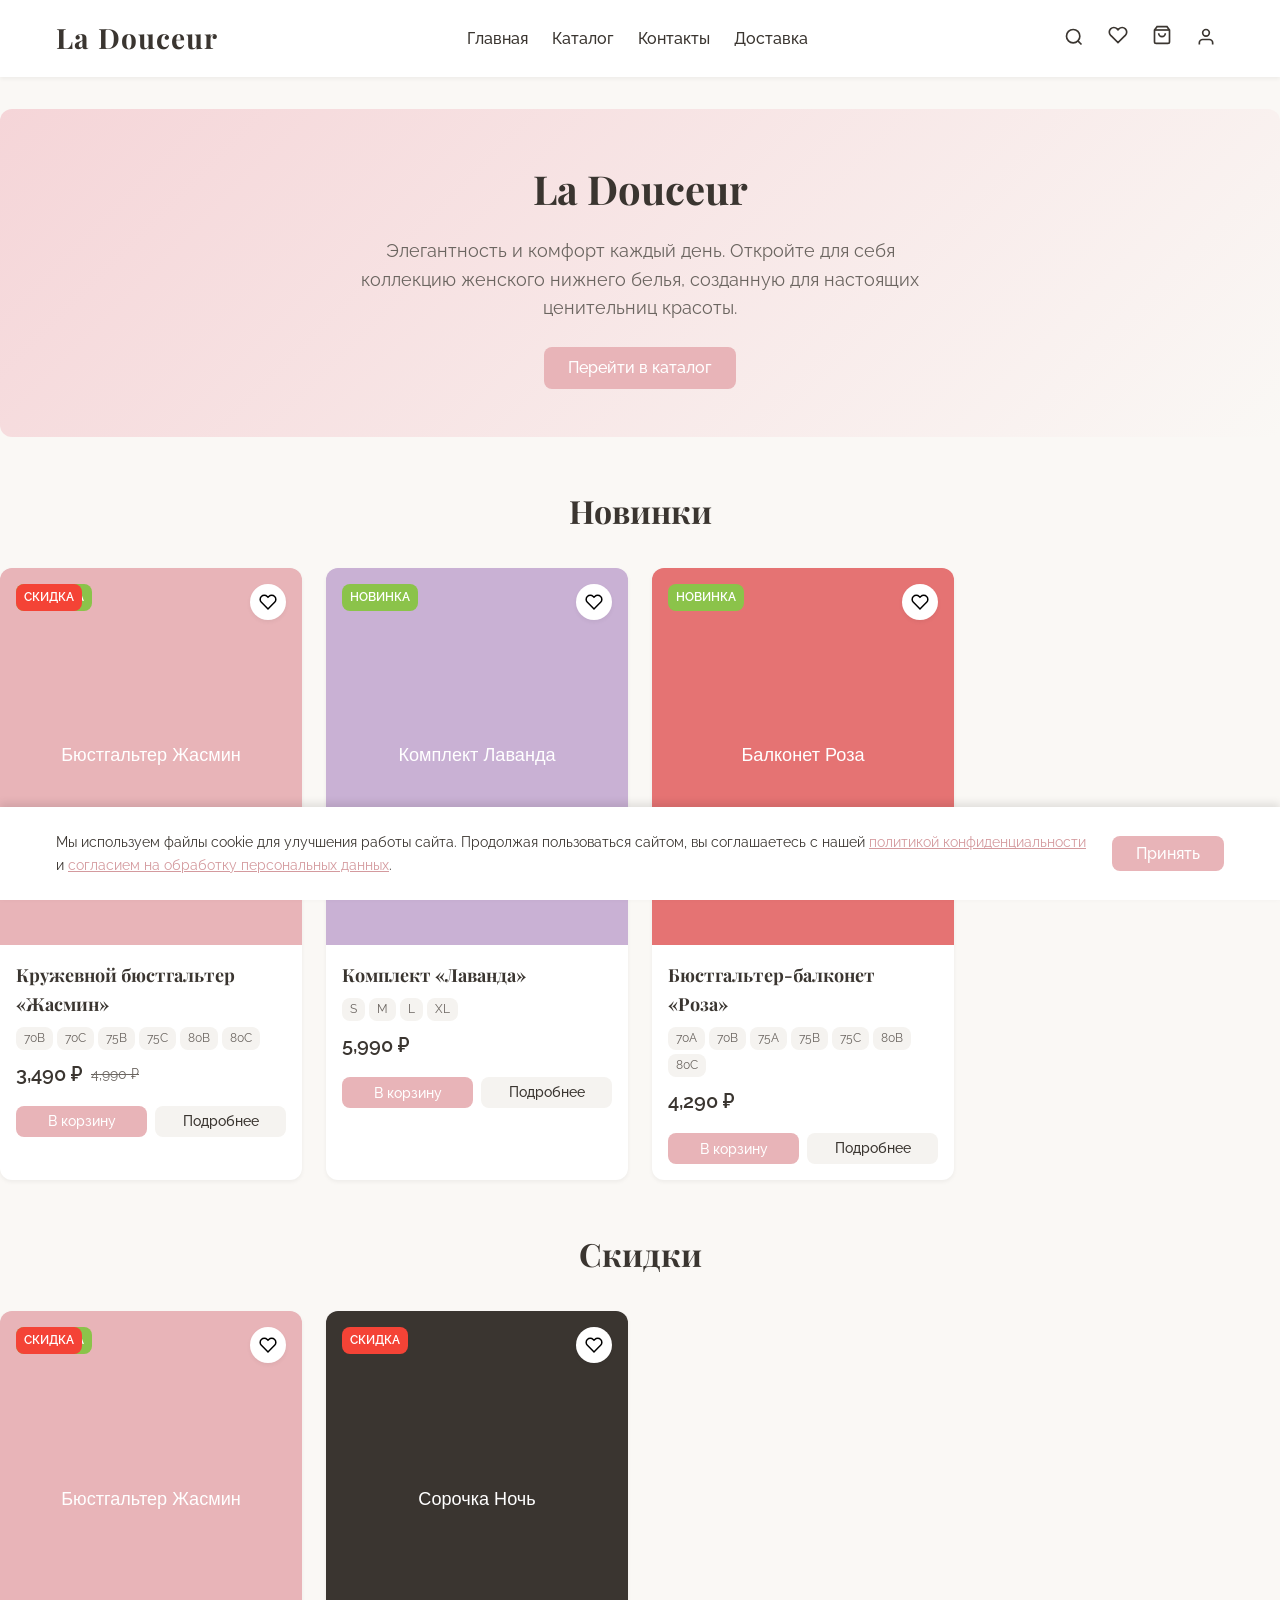
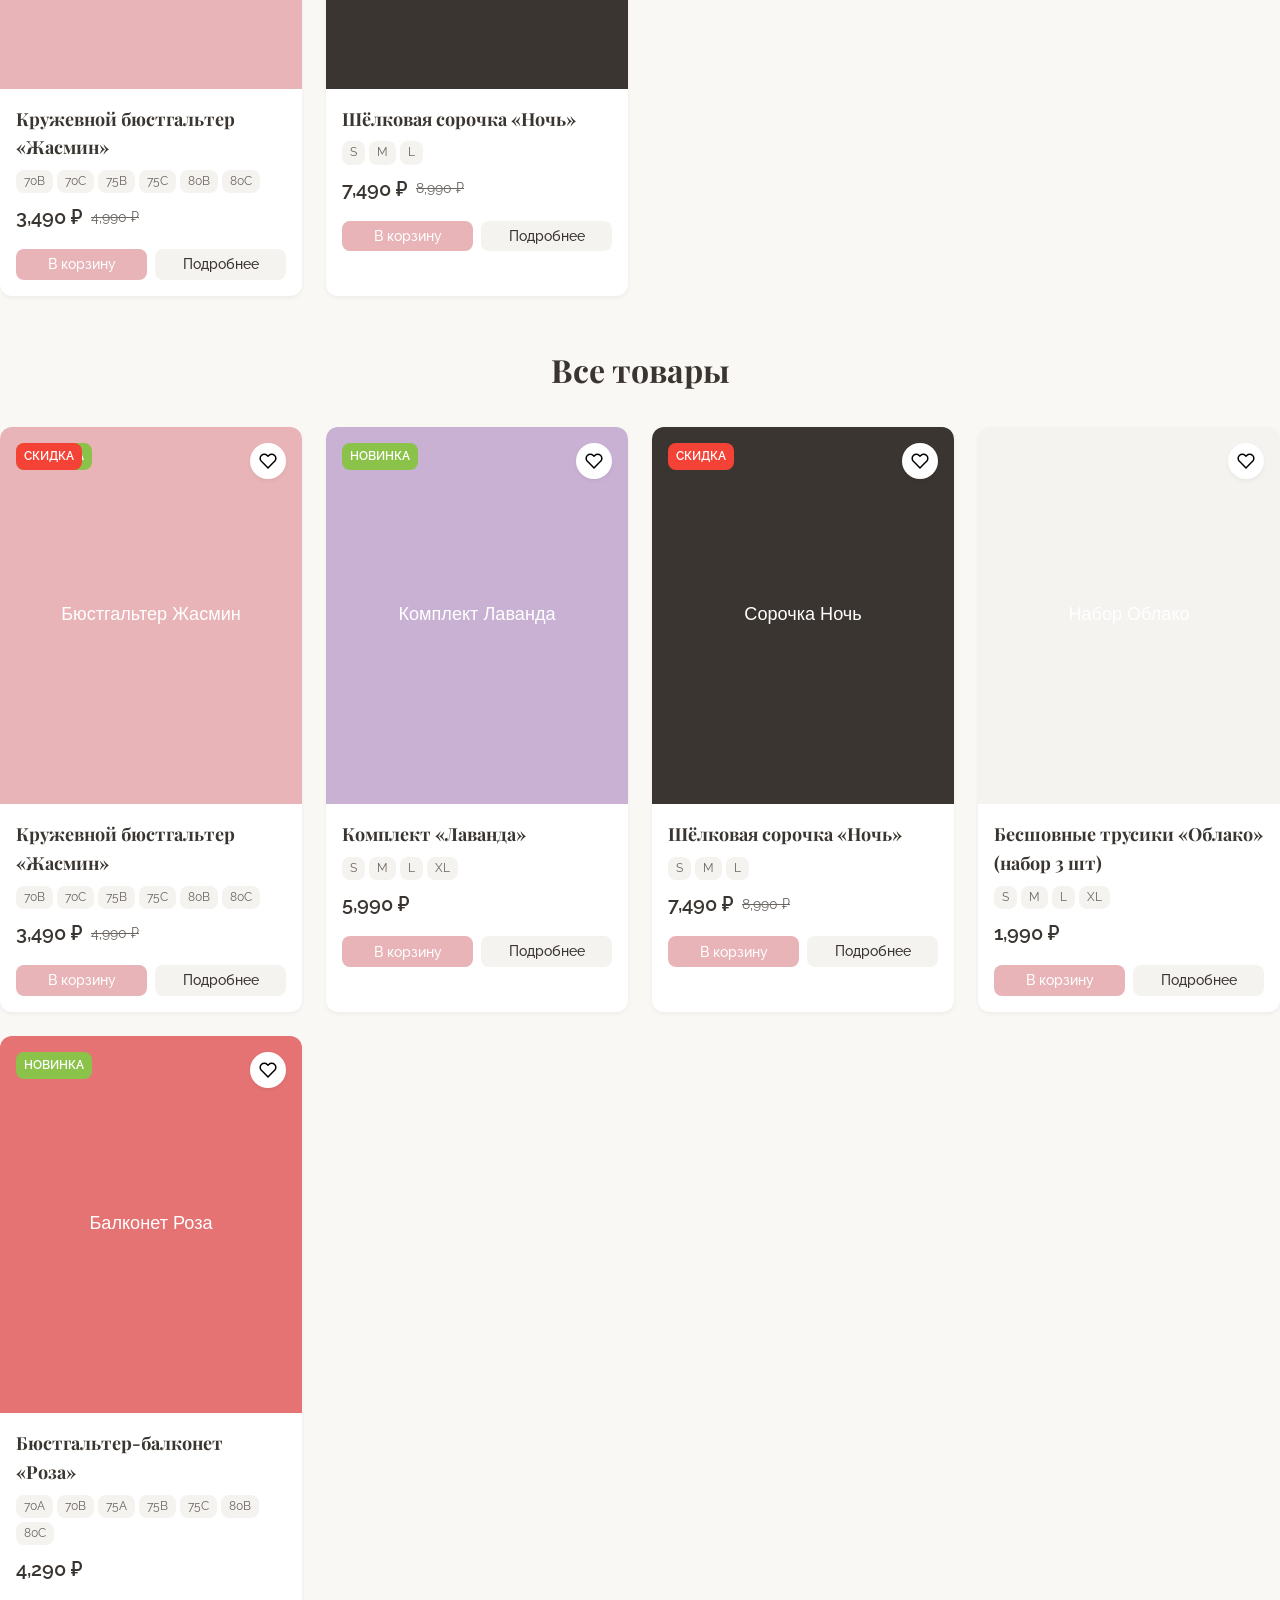
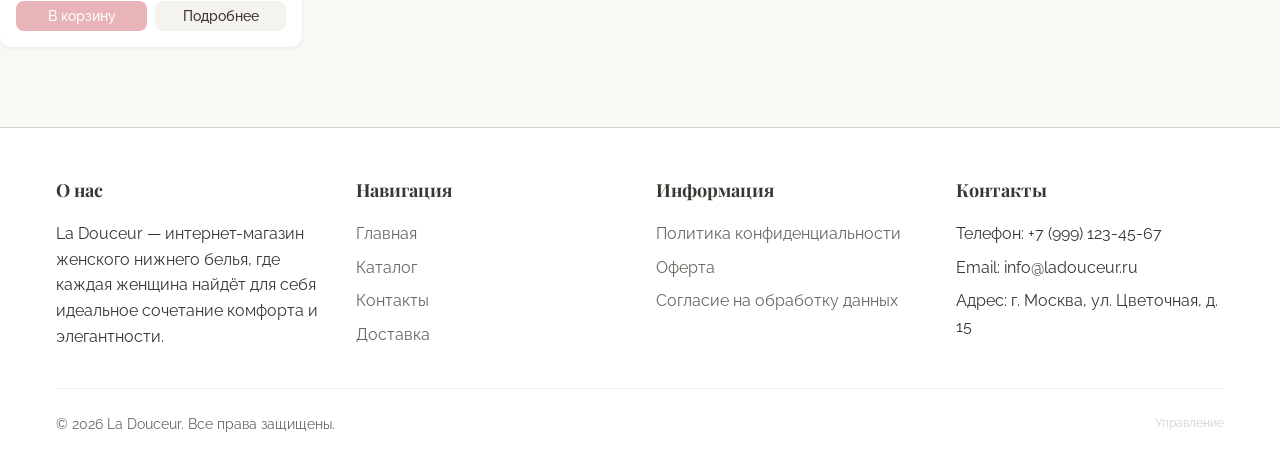
<file: Сайт/index.html>
<!DOCTYPE html>
<html lang="ru">
<head>
  <meta charset="UTF-8">
  <meta name="viewport" content="width=device-width, initial-scale=1.0">
  <meta name="description" content="Интернет-магазин женского нижнего белья — элегантность и комфорт каждый день">
  <title>La Douceur — Магазин женского нижнего белья</title>
  
  <!-- Подключение Google Fonts -->
  <link rel="preconnect" href="https://fonts.googleapis.com">
  <link rel="preconnect" href="https://fonts.gstatic.com" crossorigin>
  <link href="https://fonts.googleapis.com/css2?family=Playfair+Display:wght@400;600;700&family=Raleway:wght@300;400;500;600&display=swap" rel="stylesheet">
  
  <!-- Подключение стилей -->
  <link rel="stylesheet" href="styles.css">
</head>
<body>
  <!-- ===== ШАПКА САЙТА ===== -->
  <header class="header" id="header">
    <div class="container">
      <!-- Логотип -->
      <a href="#home" class="logo">La Douceur</a>
      
      <!-- Кнопка бургер-меню (для мобильных) -->
      <button class="burger" id="burger" aria-label="Открыть меню">
        <span></span>
        <span></span>
        <span></span>
      </button>
      
      <!-- Основная навигация -->
      <nav class="nav" id="nav">
        <ul class="nav-list">
          <li><a href="#home" class="nav-link">Главная</a></li>
          <li><a href="#catalog" class="nav-link">Каталог</a></li>
          <li><a href="#contacts" class="nav-link">Контакты</a></li>
          <li><a href="#delivery" class="nav-link">Доставка</a></li>
        </ul>
      </nav>
      
      <!-- Иконки действий -->
      <div class="header-actions">
        <!-- Поиск -->
        <button class="icon-btn search-toggle" id="searchToggle" aria-label="Поиск">
          <svg width="20" height="20" viewBox="0 0 24 24" fill="none" stroke="currentColor" stroke-width="2">
            <circle cx="11" cy="11" r="8"></circle>
            <path d="m21 21-4.35-4.35"></path>
          </svg>
        </button>
        
        <!-- Избранное -->
        <a href="#favorites" class="icon-btn" id="favoritesLink" aria-label="Избранное">
          <svg width="20" height="20" viewBox="0 0 24 24" fill="none" stroke="currentColor" stroke-width="2">
            <path d="M20.84 4.61a5.5 5.5 0 0 0-7.78 0L12 5.67l-1.06-1.06a5.5 5.5 0 0 0-7.78 7.78l1.06 1.06L12 21.23l7.78-7.78 1.06-1.06a5.5 5.5 0 0 0 0-7.78z"></path>
          </svg>
          <span class="badge" id="favoritesBadge" style="display: none;">0</span>
        </a>
        
        <!-- Корзина -->
        <a href="#cart" class="icon-btn" id="cartLink" aria-label="Корзина">
          <svg width="20" height="20" viewBox="0 0 24 24" fill="none" stroke="currentColor" stroke-width="2">
            <path d="M6 2L3 6v14a2 2 0 0 0 2 2h14a2 2 0 0 0 2-2V6l-3-4z"></path>
            <line x1="3" y1="6" x2="21" y2="6"></line>
            <path d="M16 10a4 4 0 0 1-8 0"></path>
          </svg>
          <span class="badge" id="cartBadge" style="display: none;">0</span>
        </a>
        
        <!-- Профиль/Вход -->
        <button class="icon-btn" id="userBtn" aria-label="Профиль">
          <svg width="20" height="20" viewBox="0 0 24 24" fill="none" stroke="currentColor" stroke-width="2">
            <path d="M20 21v-2a4 4 0 0 0-4-4H8a4 4 0 0 0-4 4v2"></path>
            <circle cx="12" cy="7" r="4"></circle>
          </svg>
        </button>
      </div>
    </div>
    
    <!-- Поле поиска (скрыто по умолчанию) -->
    <div class="search-bar" id="searchBar" style="display: none;">
      <div class="container">
        <input type="text" id="searchInput" placeholder="Поиск по каталогу..." aria-label="Поиск товаров">
        <button class="close-search" id="closeSearch" aria-label="Закрыть поиск">&times;</button>
      </div>
    </div>
  </header>

  <!-- ===== ОСНОВНОЙ КОНТЕНТ ===== -->
  <main id="app">
    <!-- Секции будут подгружаться динамически через JavaScript -->
  </main>

  <!-- ===== ФУТЕР ===== -->
  <footer class="footer">
    <div class="container">
      <div class="footer-grid">
        <!-- О компании -->
        <div class="footer-col">
          <h3>О нас</h3>
          <p>La Douceur — интернет-магазин женского нижнего белья, где каждая женщина найдёт для себя идеальное сочетание комфорта и элегантности.</p>
        </div>
        
        <!-- Навигация -->
        <div class="footer-col">
          <h3>Навигация</h3>
          <ul>
            <li><a href="#home">Главная</a></li>
            <li><a href="#catalog">Каталог</a></li>
            <li><a href="#contacts">Контакты</a></li>
            <li><a href="#delivery">Доставка</a></li>
          </ul>
        </div>
        
        <!-- Информация -->
        <div class="footer-col">
          <h3>Информация</h3>
          <ul>
            <li><a href="#privacy">Политика конфиденциальности</a></li>
            <li><a href="#offer">Оферта</a></li>
            <li><a href="#data-consent">Согласие на обработку данных</a></li>
          </ul>
        </div>
        
        <!-- Контакты -->
        <div class="footer-col">
          <h3>Контакты</h3>
          <ul>
            <li>Телефон: +7 (999) 123-45-67</li>
            <li>Email: info@ladouceur.ru</li>
            <li>Адрес: г. Москва, ул. Цветочная, д. 15</li>
          </ul>
        </div>
      </div>
      
      <!-- Копирайт -->
      <div class="footer-bottom">
        <p>&copy; 2026 La Douceur. Все права защищены.</p>
        <!-- Ссылка на админку (скрытая) -->
        <a href="#admin" class="admin-link" title="Панель администратора">Управление</a>
      </div>
    </div>
  </footer>

  <!-- ===== МОДАЛЬНЫЕ ОКНА ===== -->
  
  <!-- Модальное окно: Вход/Регистрация -->
  <div class="modal" id="authModal">
    <div class="modal-content">
      <button class="modal-close" aria-label="Закрыть">&times;</button>
      
      <!-- Вкладки: Вход / Регистрация -->
      <div class="auth-tabs">
        <button class="tab-btn active" data-tab="login">Вход</button>
        <button class="tab-btn" data-tab="register">Регистрация</button>
      </div>
      
      <!-- Форма входа -->
      <form class="auth-form" id="loginForm">
        <h2>Вход в аккаунт</h2>
        <div class="form-group">
          <label for="loginEmail">Email</label>
          <input type="email" id="loginEmail" required placeholder="your@email.com">
        </div>
        <div class="form-group">
          <label for="loginPassword">Пароль</label>
          <input type="password" id="loginPassword" required placeholder="Введите пароль">
        </div>
        <button type="submit" class="btn btn-primary">Войти</button>
        <p class="form-hint">Для входа в админку используйте: admin@example.com / admin123</p>
      </form>
      
      <!-- Форма регистрации -->
      <form class="auth-form hidden" id="registerForm">
        <h2>Регистрация</h2>
        <div class="form-group">
          <label for="regEmail">Email</label>
          <input type="email" id="regEmail" required placeholder="your@email.com">
        </div>
        <div class="form-group">
          <label for="regName">Ваше имя</label>
          <input type="text" id="regName" required placeholder="Как вас зовут?">
        </div>
        <div class="form-group">
          <label for="regPassword">Пароль</label>
          <input type="password" id="regPassword" required placeholder="Минимум 6 символов" minlength="6">
        </div>
        <div class="form-group">
          <label for="regPasswordConfirm">Подтверждение пароля</label>
          <input type="password" id="regPasswordConfirm" required placeholder="Повторите пароль">
        </div>
        <div class="form-group checkbox-group">
          <input type="checkbox" id="regConsent" required>
          <label for="regConsent">Я согласен(а) на <a href="#data-consent">обработку персональных данных</a></label>
        </div>
        <button type="submit" class="btn btn-primary">Зарегистрироваться</button>
      </form>
    </div>
  </div>

  <!-- Модальное окно: Карточка товара -->
  <div class="modal" id="productModal">
    <div class="modal-content modal-large">
      <button class="modal-close" aria-label="Закрыть">&times;</button>
      <div id="productModalContent">
        <!-- Содержимое подгружается динамически -->
      </div>
    </div>
  </div>

  <!-- Модальное окно: Оформление заказа -->
  <div class="modal" id="checkoutModal">
    <div class="modal-content">
      <button class="modal-close" aria-label="Закрыть">&times;</button>
      <form id="checkoutForm">
        <h2>Оформление заказа</h2>
        
        <!-- Контактные данные -->
        <div class="form-group">
          <label for="checkoutName">Ваше имя</label>
          <input type="text" id="checkoutName" required>
        </div>
        <div class="form-group">
          <label for="checkoutEmail">Email</label>
          <input type="email" id="checkoutEmail" required>
        </div>
        <div class="form-group">
          <label for="checkoutPhone">Телефон</label>
          <input type="tel" id="checkoutPhone" placeholder="+7 (___) ___-__-__">
        </div>
        <div class="form-group">
          <label for="checkoutAddress">Адрес доставки</label>
          <textarea id="checkoutAddress" rows="3" required placeholder="Город, улица, дом, квартира"></textarea>
        </div>
        
        <!-- Способ доставки -->
        <div class="form-group">
          <label>Способ доставки</label>
          <select id="checkoutDelivery">
            <option value="courier">Курьерская доставка</option>
            <option value="pickup">Самовывоз</option>
            <option value="post">Почта России</option>
          </select>
        </div>
        
        <!-- Способ оплаты -->
        <div class="form-group">
          <label>Способ оплаты</label>
          <select id="checkoutPayment">
            <option value="card">Банковская карта</option>
            <option value="cash">Наличные при получении</option>
            <!-- ЗАГУШКА: Здесь будет подключение к платёжному шлюзу (ЮKassa, Stripe и т.п.) -->
            <!-- В будущем: интеграция с Django и платёжными системами -->
          </select>
        </div>
        
        <!-- Комментарий -->
        <div class="form-group">
          <label for="checkoutComment">Комментарий к заказу</label>
          <textarea id="checkoutComment" rows="2" placeholder="Дополнительные пожелания"></textarea>
        </div>
        
        <!-- Итого -->
        <div class="checkout-summary">
          <p>Итого к оплате: <strong id="checkoutTotal">0 ₽</strong></p>
        </div>
        
        <!-- ЗАГУШКА ОПЛАТЫ -->
        <p class="payment-note">
          <!-- Здесь будет подключение к платёжному шлюзу (ЮKassa, Stripe и т.п.) -->
          После подтверждения заказа вы будете перенаправлены на страницу оплаты.
        </p>
        
        <button type="submit" class="btn btn-primary btn-block">Подтвердить заказ</button>
      </form>
    </div>
  </div>

  <!-- Модальное окно: Успешное оформление заказа -->
  <div class="modal" id="successModal">
    <div class="modal-content modal-small">
      <button class="modal-close" aria-label="Закрыть">&times;</button>
      <div class="success-message">
        <svg width="64" height="64" viewBox="0 0 24 24" fill="none" stroke="currentColor" stroke-width="2">
          <path d="M22 11.08V12a10 10 0 1 1-5.93-9.14"></path>
          <polyline points="22 4 12 14.01 9 11.01"></polyline>
        </svg>
        <h2>Заказ оформлен!</h2>
        <p>Спасибо за покупку! Мы свяжемся с вами в ближайшее время для подтверждения заказа.</p>
        <p class="payment-note">Оплата будет доступна после подключения платёжного шлюза.</p>
        <button class="btn btn-primary" onclick="window.location.hash='#home'">На главную</button>
      </div>
    </div>
  </div>

  <!-- ===== БАННЕР СОГЛАСИЯ НА ОБРАБОТКУ ДАННЫХ ===== -->
  <div class="cookie-banner hidden" id="cookieBanner">
    <div class="container">
      <p>Мы используем файлы cookie для улучшения работы сайта. Продолжая пользоваться сайтом, вы соглашаетесь с нашей <a href="#privacy">политикой конфиденциальности</a> и <a href="#data-consent">согласием на обработку персональных данных</a>.</p>
      <button class="btn btn-primary" id="acceptCookies">Принять</button>
    </div>
  </div>

  <!-- Подключение JavaScript -->
  <script src="script.js"></script>
</body>
</html>
</file>
<file: Сайт/styles.css>
/* ============================================
   ГЛОБАЛЬНЫЕ ПЕРЕМЕННЫЕ И БАЗОВЫЕ СТИЛИ
   ============================================ */

/* CSS-переменные для светлой палитры */
:root {
  /* Основные цвета */
  --color-white: #ffffff;
  --color-cream: #faf8f5;
  --color-light-gray: #f5f3f0;
  --color-medium-gray: #d4d0cb;
  --color-dark-gray: #6b6560;
  --color-text: #3a3530;
  
  /* Акцентный цвет (нежно-розовый) */
  --color-accent: #e8b4b8;
  --color-accent-dark: #d49a9e;
  --color-accent-light: #f5d5d8;
  
  /* Дополнительные цвета */
  --color-success: #8bc34a;
  --color-warning: #ff9800;
  --color-danger: #e57373;
  --color-sale: #f44336;
  
  /* Шрифты */
  --font-heading: 'Playfair Display', Georgia, serif;
  --font-body: 'Raleway', 'Segoe UI', sans-serif;
  
  /* Отступы */
  --spacing-xs: 0.25rem;
  --spacing-sm: 0.5rem;
  --spacing-md: 1rem;
  --spacing-lg: 1.5rem;
  --spacing-xl: 2rem;
  --spacing-xxl: 3rem;
  
  /* Границы */
  --border-radius: 8px;
  --border-radius-lg: 12px;
  --shadow-sm: 0 2px 4px rgba(0, 0, 0, 0.05);
  --shadow-md: 0 4px 8px rgba(0, 0, 0, 0.1);
  --shadow-lg: 0 8px 16px rgba(0, 0, 0, 0.15);
  
  /* Переходы */
  --transition: all 0.3s ease;
}

/* Сброс стилей и базовые настройки */
*, *::before, *::after {
  box-sizing: border-box;
  margin: 0;
  padding: 0;
}

html {
  font-size: 16px;
  scroll-behavior: smooth;
}

body {
  font-family: var(--font-body);
  color: var(--color-text);
  background-color: var(--color-cream);
  line-height: 1.6;
  min-height: 100vh;
  display: flex;
  flex-direction: column;
}

/* Контейнер для ограничения ширины контента */
.container {
  width: 100%;
  max-width: 1200px;
  margin: 0 auto;
  padding: 0 var(--spacing-md);
}

/* Скрытие элементов */
.hidden {
  display: none !important;
}

/* ============================================
   ШАПКА САЙТА (HEADER)
   ============================================ */
.header {
  background-color: var(--color-white);
  box-shadow: var(--shadow-sm);
  position: sticky;
  top: 0;
  z-index: 1000;
}

.header .container {
  display: flex;
  align-items: center;
  justify-content: space-between;
  padding-top: var(--spacing-md);
  padding-bottom: var(--spacing-md);
  gap: var(--spacing-md);
}

/* Логотип */
.logo {
  font-family: var(--font-heading);
  font-size: 1.75rem;
  font-weight: 700;
  color: var(--color-text);
  text-decoration: none;
  letter-spacing: 1px;
}

/* Бургер-меню (для мобильных устройств) */
.burger {
  display: none;
  flex-direction: column;
  gap: 4px;
  background: none;
  border: none;
  cursor: pointer;
  padding: var(--spacing-sm);
}

.burger span {
  display: block;
  width: 24px;
  height: 2px;
  background-color: var(--color-text);
  transition: var(--transition);
}

/* Основная навигация */
.nav-list {
  display: flex;
  list-style: none;
  gap: var(--spacing-lg);
}

.nav-link {
  color: var(--color-text);
  text-decoration: none;
  font-weight: 500;
  transition: var(--transition);
  position: relative;
}

.nav-link::after {
  content: '';
  position: absolute;
  bottom: -4px;
  left: 0;
  width: 0;
  height: 2px;
  background-color: var(--color-accent);
  transition: var(--transition);
}

.nav-link:hover::after {
  width: 100%;
}

/* Иконки действий в шапке */
.header-actions {
  display: flex;
  align-items: center;
  gap: var(--spacing-sm);
}

.icon-btn {
  position: relative;
  background: none;
  border: none;
  cursor: pointer;
  color: var(--color-text);
  padding: var(--spacing-sm);
  transition: var(--transition);
}

.icon-btn:hover {
  color: var(--color-accent-dark);
}

/* Бейджи для иконок (количество товаров) */
.badge {
  position: absolute;
  top: 0;
  right: 0;
  background-color: var(--color-accent);
  color: var(--color-white);
  font-size: 0.7rem;
  font-weight: 600;
  width: 18px;
  height: 18px;
  border-radius: 50%;
  display: flex;
  align-items: center;
  justify-content: center;
}

/* Поле поиска */
.search-bar {
  background-color: var(--color-light-gray);
  padding: var(--spacing-md) 0;
  border-top: 1px solid var(--color-medium-gray);
}

.search-bar .container {
  display: flex;
  gap: var(--spacing-sm);
}

#searchInput {
  flex: 1;
  padding: var(--spacing-sm) var(--spacing-md);
  border: 1px solid var(--color-medium-gray);
  border-radius: var(--border-radius);
  font-family: var(--font-body);
  font-size: 1rem;
}

.close-search {
  background: none;
  border: none;
  font-size: 1.5rem;
  cursor: pointer;
  color: var(--color-dark-gray);
}

/* ============================================
   ОСНОВНОЙ КОНТЕНТ
   ============================================ */
main {
  flex: 1;
  padding: var(--spacing-xl) 0;
}

/* Секции страницы */
.section {
  margin-bottom: var(--spacing-xxl);
}

.section-title {
  font-family: var(--font-heading);
  font-size: 2rem;
  text-align: center;
  margin-bottom: var(--spacing-xl);
  color: var(--color-text);
}

/* ============================================
   ГЛАВНАЯ СТРАНИЦА - ГЕРОЙ-БЛОК
   ============================================ */
.hero {
  background: linear-gradient(135deg, var(--color-accent-light) 0%, var(--color-cream) 100%);
  padding: var(--spacing-xxl) 0;
  text-align: center;
  border-radius: var(--border-radius-lg);
  margin-bottom: var(--spacing-xxl);
}

.hero h1 {
  font-family: var(--font-heading);
  font-size: 2.5rem;
  margin-bottom: var(--spacing-md);
}

.hero p {
  font-size: 1.125rem;
  color: var(--color-dark-gray);
  max-width: 600px;
  margin: 0 auto var(--spacing-lg);
}

/* ============================================
   КНОПКИ
   ============================================ */
.btn {
  display: inline-block;
  padding: var(--spacing-sm) var(--spacing-lg);
  border: none;
  border-radius: var(--border-radius);
  font-family: var(--font-body);
  font-size: 1rem;
  font-weight: 500;
  cursor: pointer;
  transition: var(--transition);
  text-decoration: none;
  text-align: center;
}

.btn-primary {
  background-color: var(--color-accent);
  color: var(--color-white);
}

.btn-primary:hover {
  background-color: var(--color-accent-dark);
}

.btn-secondary {
  background-color: var(--color-light-gray);
  color: var(--color-text);
}

.btn-secondary:hover {
  background-color: var(--color-medium-gray);
}

.btn-outline {
  background-color: transparent;
  border: 2px solid var(--color-accent);
  color: var(--color-accent-dark);
}

.btn-outline:hover {
  background-color: var(--color-accent);
  color: var(--color-white);
}

.btn-danger {
  background-color: var(--color-danger);
  color: var(--color-white);
}

.btn-danger:hover {
  background-color: #c62828;
}

.btn-block {
  display: block;
  width: 100%;
}

.btn-sm {
  padding: var(--spacing-xs) var(--spacing-md);
  font-size: 0.875rem;
}

/* ============================================
   КАТОЧКИ ТОВАРОВ (СЕТКА)
   ============================================ */
.products-grid {
  display: grid;
  grid-template-columns: repeat(auto-fill, minmax(280px, 1fr));
  gap: var(--spacing-lg);
}

.product-card {
  background-color: var(--color-white);
  border-radius: var(--border-radius-lg);
  overflow: hidden;
  box-shadow: var(--shadow-sm);
  transition: var(--transition);
  position: relative;
}

.product-card:hover {
  box-shadow: var(--shadow-md);
  transform: translateY(-4px);
}

/* Изображение товара */
.product-image {
  position: relative;
  width: 100%;
  padding-top: 125%; /* Соотношение сторон 4:5 */
  background-color: var(--color-light-gray);
  overflow: hidden;
  cursor: pointer;
}

.product-image img {
  position: absolute;
  top: 0;
  left: 0;
  width: 100%;
  height: 100%;
  object-fit: cover;
  transition: var(--transition);
}

.product-card:hover .product-image img {
  transform: scale(1.05);
}

/* Метки на карточке (новинка, скидка) */
.product-badge {
  position: absolute;
  top: var(--spacing-md);
  left: var(--spacing-md);
  padding: var(--spacing-xs) var(--spacing-sm);
  border-radius: var(--border-radius);
  font-size: 0.75rem;
  font-weight: 600;
  text-transform: uppercase;
  z-index: 1;
}

.badge-new {
  background-color: var(--color-success);
  color: var(--color-white);
}

.badge-sale {
  background-color: var(--color-sale);
  color: var(--color-white);
}

/* Кнопка избранного на карточке */
.product-favorite {
  position: absolute;
  top: var(--spacing-md);
  right: var(--spacing-md);
  background-color: var(--color-white);
  border: none;
  border-radius: 50%;
  width: 36px;
  height: 36px;
  display: flex;
  align-items: center;
  justify-content: center;
  cursor: pointer;
  box-shadow: var(--shadow-sm);
  transition: var(--transition);
  z-index: 1;
}

.product-favorite:hover {
  transform: scale(1.1);
}

.product-favorite.active svg {
  fill: var(--color-sale);
  stroke: var(--color-sale);
}

/* Информация о товаре */
.product-info {
  padding: var(--spacing-md);
}

.product-name {
  font-family: var(--font-heading);
  font-size: 1.125rem;
  margin-bottom: var(--spacing-sm);
  cursor: pointer;
  transition: var(--transition);
}

.product-name:hover {
  color: var(--color-accent-dark);
}

/* Размеры товара */
.product-sizes {
  display: flex;
  flex-wrap: wrap;
  gap: var(--spacing-xs);
  margin-bottom: var(--spacing-sm);
}

.size-tag {
  background-color: var(--color-light-gray);
  padding: 2px 8px;
  border-radius: var(--border-radius);
  font-size: 0.75rem;
  color: var(--color-dark-gray);
}

/* Цена товара */
.product-price {
  display: flex;
  align-items: center;
  gap: var(--spacing-sm);
  margin-bottom: var(--spacing-md);
}

.price-current {
  font-size: 1.25rem;
  font-weight: 600;
  color: var(--color-text);
}

.price-old {
  font-size: 0.875rem;
  color: var(--color-dark-gray);
  text-decoration: line-through;
}

/* Кнопки действий */
.product-actions {
  display: flex;
  gap: var(--spacing-sm);
}

.product-actions .btn {
  flex: 1;
}

/* ============================================
   ФИЛЬТРЫ И ПОИСК В КАТАЛОГЕ
   ============================================ */
.catalog-filters {
  background-color: var(--color-white);
  padding: var(--spacing-lg);
  border-radius: var(--border-radius-lg);
  margin-bottom: var(--spacing-lg);
  box-shadow: var(--shadow-sm);
}

.filter-group {
  margin-bottom: var(--spacing-md);
}

.filter-group label {
  display: block;
  font-weight: 500;
  margin-bottom: var(--spacing-sm);
}

.filter-group select,
.filter-group input {
  width: 100%;
  padding: var(--spacing-sm);
  border: 1px solid var(--color-medium-gray);
  border-radius: var(--border-radius);
  font-family: var(--font-body);
  font-size: 1rem;
}

/* ============================================
   КОРЗИНА
   ============================================ */
.cart-items {
  background-color: var(--color-white);
  border-radius: var(--border-radius-lg);
  padding: var(--spacing-lg);
  margin-bottom: var(--spacing-lg);
}

.cart-item {
  display: flex;
  gap: var(--spacing-md);
  padding: var(--spacing-md) 0;
  border-bottom: 1px solid var(--color-light-gray);
}

.cart-item:last-child {
  border-bottom: none;
}

.cart-item-image {
  width: 100px;
  height: 125px;
  object-fit: cover;
  border-radius: var(--border-radius);
}

.cart-item-info {
  flex: 1;
}

.cart-item-name {
  font-family: var(--font-heading);
  font-size: 1.125rem;
  margin-bottom: var(--spacing-xs);
}

.cart-item-details {
  font-size: 0.875rem;
  color: var(--color-dark-gray);
  margin-bottom: var(--spacing-sm);
}

.cart-item-price {
  font-weight: 600;
  margin-bottom: var(--spacing-sm);
}

.cart-item-quantity {
  display: flex;
  align-items: center;
  gap: var(--spacing-sm);
}

.qty-btn {
  width: 32px;
  height: 32px;
  border: 1px solid var(--color-medium-gray);
  background-color: var(--color-white);
  border-radius: var(--border-radius);
  cursor: pointer;
  font-size: 1rem;
  transition: var(--transition);
}

.qty-btn:hover {
  background-color: var(--color-light-gray);
}

.cart-item-remove {
  background: none;
  border: none;
  color: var(--color-danger);
  cursor: pointer;
  padding: var(--spacing-sm);
  transition: var(--transition);
}

.cart-item-remove:hover {
  color: #c62828;
}

/* Пустая корзина */
.cart-empty {
  text-align: center;
  padding: var(--spacing-xxl) 0;
}

.cart-empty svg {
  width: 64px;
  height: 64px;
  color: var(--color-medium-gray);
  margin-bottom: var(--spacing-md);
}

/* Итого корзины */
.cart-summary {
  background-color: var(--color-white);
  padding: var(--spacing-lg);
  border-radius: var(--border-radius-lg);
  text-align: center;
}

.cart-summary h3 {
  font-family: var(--font-heading);
  margin-bottom: var(--spacing-md);
}

.cart-total {
  font-size: 1.5rem;
  font-weight: 700;
  color: var(--color-accent-dark);
  margin-bottom: var(--spacing-lg);
}

/* ============================================
   ИЗБРАННОЕ
   ============================================ */
.favorites-grid {
  display: grid;
  grid-template-columns: repeat(auto-fill, minmax(280px, 1fr));
  gap: var(--spacing-lg);
}

/* ============================================
   КАРОУСЕЛЬ ИЗОБРАЖЕНИЙ
   ============================================ */
.image-carousel {
  position: relative;
  width: 100%;
  padding-top: 125%;
  overflow: hidden;
  border-radius: var(--border-radius-lg);
}

.image-carousel img {
  position: absolute;
  top: 0;
  left: 0;
  width: 100%;
  height: 100%;
  object-fit: cover;
  transition: opacity 0.3s ease;
}

.image-carousel img:not(.active) {
  opacity: 0;
}

.carousel-btn {
  position: absolute;
  top: 50%;
  transform: translateY(-50%);
  background-color: rgba(255, 255, 255, 0.8);
  border: none;
  border-radius: 50%;
  width: 40px;
  height: 40px;
  cursor: pointer;
  font-size: 1.25rem;
  transition: var(--transition);
}

.carousel-btn:hover {
  background-color: var(--color-white);
}

.carousel-prev {
  left: var(--spacing-md);
}

.carousel-next {
  right: var(--spacing-md);
}

.carousel-dots {
  position: absolute;
  bottom: var(--spacing-md);
  left: 50%;
  transform: translateX(-50%);
  display: flex;
  gap: var(--spacing-sm);
}

.carousel-dot {
  width: 10px;
  height: 10px;
  border-radius: 50%;
  background-color: rgba(255, 255, 255, 0.5);
  border: none;
  cursor: pointer;
  transition: var(--transition);
}

.carousel-dot.active {
  background-color: var(--color-white);
}

/* ============================================
   ФОРМЫ
   ============================================ */
.form-group {
  margin-bottom: var(--spacing-md);
}

.form-group label {
  display: block;
  font-weight: 500;
  margin-bottom: var(--spacing-sm);
}

.form-group input,
.form-group select,
.form-group textarea {
  width: 100%;
  padding: var(--spacing-sm) var(--spacing-md);
  border: 1px solid var(--color-medium-gray);
  border-radius: var(--border-radius);
  font-family: var(--font-body);
  font-size: 1rem;
  transition: var(--transition);
}

.form-group input:focus,
.form-group select:focus,
.form-group textarea:focus {
  outline: none;
  border-color: var(--color-accent);
  box-shadow: 0 0 0 3px var(--color-accent-light);
}

.checkbox-group {
  display: flex;
  align-items: flex-start;
  gap: var(--spacing-sm);
}

.checkbox-group input {
  width: auto;
  margin-top: 4px;
}

.form-hint {
  font-size: 0.875rem;
  color: var(--color-dark-gray);
  margin-top: var(--spacing-sm);
}

.form-error {
  color: var(--color-danger);
  font-size: 0.875rem;
  margin-top: var(--spacing-xs);
}

/* ============================================
   МОДАЛЬНЫЕ ОКНА
   ============================================ */
.modal {
  position: fixed;
  top: 0;
  left: 0;
  width: 100%;
  height: 100%;
  background-color: rgba(0, 0, 0, 0.5);
  display: flex;
  align-items: center;
  justify-content: center;
  z-index: 2000;
  opacity: 0;
  visibility: hidden;
  transition: var(--transition);
}

.modal.active {
  opacity: 1;
  visibility: visible;
}

.modal-content {
  background-color: var(--color-white);
  border-radius: var(--border-radius-lg);
  padding: var(--spacing-xl);
  max-width: 500px;
  width: 90%;
  max-height: 90vh;
  overflow-y: auto;
  position: relative;
  transform: translateY(-20px);
  transition: var(--transition);
}

.modal.active .modal-content {
  transform: translateY(0);
}

.modal-large {
  max-width: 900px;
}

.modal-small {
  max-width: 400px;
  text-align: center;
}

.modal-close {
  position: absolute;
  top: var(--spacing-md);
  right: var(--spacing-md);
  background: none;
  border: none;
  font-size: 1.5rem;
  cursor: pointer;
  color: var(--color-dark-gray);
  transition: var(--transition);
}

.modal-close:hover {
  color: var(--color-text);
}

/* ============================================
   ВКЛАДКИ (ТАБЫ)
   ============================================ */
.auth-tabs {
  display: flex;
  gap: var(--spacing-sm);
  margin-bottom: var(--spacing-lg);
  border-bottom: 2px solid var(--color-light-gray);
}

.tab-btn {
  flex: 1;
  padding: var(--spacing-sm) var(--spacing-md);
  background: none;
  border: none;
  border-bottom: 2px solid transparent;
  margin-bottom: -2px;
  font-family: var(--font-body);
  font-size: 1rem;
  font-weight: 500;
  cursor: pointer;
  color: var(--color-dark-gray);
  transition: var(--transition);
}

.tab-btn.active {
  color: var(--color-text);
  border-bottom-color: var(--color-accent);
}

/* ============================================
   СТРАНИЦА ТОВАРА (ПОДРОБНЫЙ ПРОСМОТР)
   ============================================ */
.product-detail {
  display: grid;
  grid-template-columns: 1fr 1fr;
  gap: var(--spacing-xl);
}

.product-detail-info h2 {
  font-family: var(--font-heading);
  font-size: 1.75rem;
  margin-bottom: var(--spacing-md);
}

.product-detail-description {
  color: var(--color-dark-gray);
  margin-bottom: var(--spacing-lg);
  line-height: 1.8;
}

/* Выбор размера */
.size-selector {
  display: flex;
  flex-wrap: wrap;
  gap: var(--spacing-sm);
  margin-bottom: var(--spacing-lg);
}

.size-btn {
  padding: var(--spacing-sm) var(--spacing-md);
  border: 1px solid var(--color-medium-gray);
  background-color: var(--color-white);
  border-radius: var(--border-radius);
  cursor: pointer;
  transition: var(--transition);
  font-family: var(--font-body);
}

.size-btn:hover {
  border-color: var(--color-accent);
}

.size-btn.active {
  background-color: var(--color-accent);
  color: var(--color-white);
  border-color: var(--color-accent);
}

.size-btn:disabled {
  opacity: 0.5;
  cursor: not-allowed;
}

/* Выбор количества */
.quantity-selector {
  display: flex;
  align-items: center;
  gap: var(--spacing-md);
  margin-bottom: var(--spacing-lg);
}

.quantity-selector label {
  font-weight: 500;
}

/* ============================================
   АДМИН-ПАНЕЛЬ
   ============================================ */
.admin-header {
  display: flex;
  justify-content: space-between;
  align-items: center;
  margin-bottom: var(--spacing-xl);
}

.admin-header h2 {
  font-family: var(--font-heading);
}

/* Форма админки */
.admin-form {
  background-color: var(--color-white);
  padding: var(--spacing-lg);
  border-radius: var(--border-radius-lg);
  margin-bottom: var(--spacing-lg);
}

.admin-form h3 {
  font-family: var(--font-heading);
  margin-bottom: var(--spacing-md);
}

/* Размерная сетка в админке */
.size-grid {
  display: grid;
  grid-template-columns: repeat(auto-fill, minmax(150px, 1fr));
  gap: var(--spacing-sm);
  margin-bottom: var(--spacing-md);
}

.size-input-group {
  display: flex;
  gap: var(--spacing-xs);
}

.size-input-group input {
  flex: 1;
  padding: var(--spacing-xs);
  border: 1px solid var(--color-medium-gray);
  border-radius: var(--border-radius);
  font-size: 0.875rem;
}

/* Превью загруженных фото */
.photo-preview {
  display: flex;
  flex-wrap: wrap;
  gap: var(--spacing-md);
  margin-bottom: var(--spacing-md);
}

.photo-item {
  position: relative;
  width: 100px;
  height: 125px;
}

.photo-item img {
  width: 100%;
  height: 100%;
  object-fit: cover;
  border-radius: var(--border-radius);
}

.photo-remove {
  position: absolute;
  top: 4px;
  right: 4px;
  background-color: rgba(0, 0, 0, 0.5);
  color: var(--color-white);
  border: none;
  border-radius: 50%;
  width: 24px;
  height: 24px;
  cursor: pointer;
  font-size: 0.75rem;
}

/* Список товаров в админке */
.admin-products-list {
  background-color: var(--color-white);
  border-radius: var(--border-radius-lg);
  padding: var(--spacing-lg);
}

.admin-product-item {
  display: flex;
  align-items: center;
  gap: var(--spacing-md);
  padding: var(--spacing-md) 0;
  border-bottom: 1px solid var(--color-light-gray);
}

.admin-product-item:last-child {
  border-bottom: none;
}

.admin-product-image {
  width: 60px;
  height: 75px;
  object-fit: cover;
  border-radius: var(--border-radius);
}

.admin-product-info {
  flex: 1;
}

.admin-product-actions {
  display: flex;
  gap: var(--spacing-sm);
}

/* Чекбоксы в админке */
.checkbox-inline {
  display: flex;
  align-items: center;
  gap: var(--spacing-sm);
}

/* ============================================
   СТРАНИЦЫ С ТЕКСТОМ (Контакты, Доставка, Политика)
   ============================================ */
.text-page {
  background-color: var(--color-white);
  padding: var(--spacing-xl);
  border-radius: var(--border-radius-lg);
  max-width: 800px;
  margin: 0 auto;
}

.text-page h2 {
  font-family: var(--font-heading);
  margin-bottom: var(--spacing-lg);
}

.text-page h3 {
  font-family: var(--font-heading);
  margin-top: var(--spacing-lg);
  margin-bottom: var(--spacing-md);
}

.text-page p {
  margin-bottom: var(--spacing-md);
  line-height: 1.8;
}

.text-page ul {
  margin-bottom: var(--spacing-md);
  padding-left: var(--spacing-lg);
}

.text-page li {
  margin-bottom: var(--spacing-sm);
}

/* ============================================
   ФУТЕР
   ============================================ */
.footer {
  background-color: var(--color-white);
  border-top: 1px solid var(--color-medium-gray);
  padding: var(--spacing-xxl) 0 var(--spacing-lg);
  margin-top: auto;
}

.footer-grid {
  display: grid;
  grid-template-columns: repeat(auto-fit, minmax(200px, 1fr));
  gap: var(--spacing-xl);
  margin-bottom: var(--spacing-xl);
}

.footer-col h3 {
  font-family: var(--font-heading);
  font-size: 1.125rem;
  margin-bottom: var(--spacing-md);
}

.footer-col ul {
  list-style: none;
}

.footer-col li {
  margin-bottom: var(--spacing-sm);
}

.footer-col a {
  color: var(--color-dark-gray);
  text-decoration: none;
  transition: var(--transition);
}

.footer-col a:hover {
  color: var(--color-accent-dark);
}

.footer-bottom {
  display: flex;
  justify-content: space-between;
  align-items: center;
  padding-top: var(--spacing-lg);
  border-top: 1px solid var(--color-light-gray);
  font-size: 0.875rem;
  color: var(--color-dark-gray);
}

.admin-link {
  color: var(--color-medium-gray);
  text-decoration: none;
  font-size: 0.75rem;
}

.admin-link:hover {
  color: var(--color-text);
}

/* ============================================
   БАННЕР СОГЛАСИЯ НА ОБРАБОТКУ ДАННЫХ
   ============================================ */
.cookie-banner {
  position: fixed;
  bottom: 0;
  left: 0;
  right: 0;
  background-color: var(--color-white);
  padding: var(--spacing-lg) 0;
  box-shadow: 0 -4px 8px rgba(0, 0, 0, 0.1);
  z-index: 1500;
}

.cookie-banner .container {
  display: flex;
  align-items: center;
  justify-content: space-between;
  gap: var(--spacing-lg);
}

.cookie-banner p {
  flex: 1;
  font-size: 0.875rem;
}

.cookie-banner a {
  color: var(--color-accent-dark);
  text-decoration: underline;
}

/* ============================================
   СООБЩЕНИЯ ОБ УСПЕХЕ/ОШИБКЕ
   ============================================ */
.success-message {
  text-align: center;
  padding: var(--spacing-xl) 0;
}

.success-message svg {
  color: var(--color-success);
  margin-bottom: var(--spacing-md);
}

.success-message h2 {
  font-family: var(--font-heading);
  margin-bottom: var(--spacing-md);
}

.payment-note {
  font-size: 0.875rem;
  color: var(--color-dark-gray);
  background-color: var(--color-light-gray);
  padding: var(--spacing-md);
  border-radius: var(--border-radius);
  margin: var(--spacing-md) 0;
}

/* ============================================
   УВЕДОМЛЕНИЯ (TOAST)
   ============================================ */
.toast-container {
  position: fixed;
  top: var(--spacing-xl);
  right: var(--spacing-xl);
  z-index: 3000;
  display: flex;
  flex-direction: column;
  gap: var(--spacing-sm);
}

.toast {
  background-color: var(--color-white);
  padding: var(--spacing-md) var(--spacing-lg);
  border-radius: var(--border-radius);
  box-shadow: var(--shadow-md);
  animation: slideIn 0.3s ease;
}

.toast-success {
  border-left: 4px solid var(--color-success);
}

.toast-error {
  border-left: 4px solid var(--color-danger);
}

@keyframes slideIn {
  from {
    transform: translateX(100%);
    opacity: 0;
  }
  to {
    transform: translateX(0);
    opacity: 1;
  }
}

/* ============================================
   АДАПТИВНОСТЬ (MOBILE-FIRST)
   ============================================ */

/* Планшет */
@media (max-width: 768px) {
  .burger {
    display: flex;
  }
  
  .nav {
    position: fixed;
    top: 0;
    right: -100%;
    width: 80%;
    max-width: 300px;
    height: 100vh;
    background-color: var(--color-white);
    box-shadow: var(--shadow-lg);
    transition: var(--transition);
    z-index: 1100;
    padding-top: var(--spacing-xxl);
  }
  
  .nav.active {
    right: 0;
  }
  
  .nav-list {
    flex-direction: column;
    gap: 0;
  }
  
  .nav-link {
    display: block;
    padding: var(--spacing-md) var(--spacing-lg);
  }
  
  .hero h1 {
    font-size: 1.75rem;
  }
  
  .product-detail {
    grid-template-columns: 1fr;
  }
  
  .footer-grid {
    grid-template-columns: 1fr 1fr;
  }
  
  .cookie-banner .container {
    flex-direction: column;
    text-align: center;
  }
}

/* Мобильные */
@media (max-width: 480px) {
  .products-grid {
    grid-template-columns: 1fr;
  }
  
  .footer-grid {
    grid-template-columns: 1fr;
  }
  
  .footer-bottom {
    flex-direction: column;
    gap: var(--spacing-sm);
    text-align: center;
  }
  
  .modal-content {
    padding: var(--spacing-lg);
  }
  
  .admin-product-item {
    flex-direction: column;
    text-align: center;
  }
}
</file>
